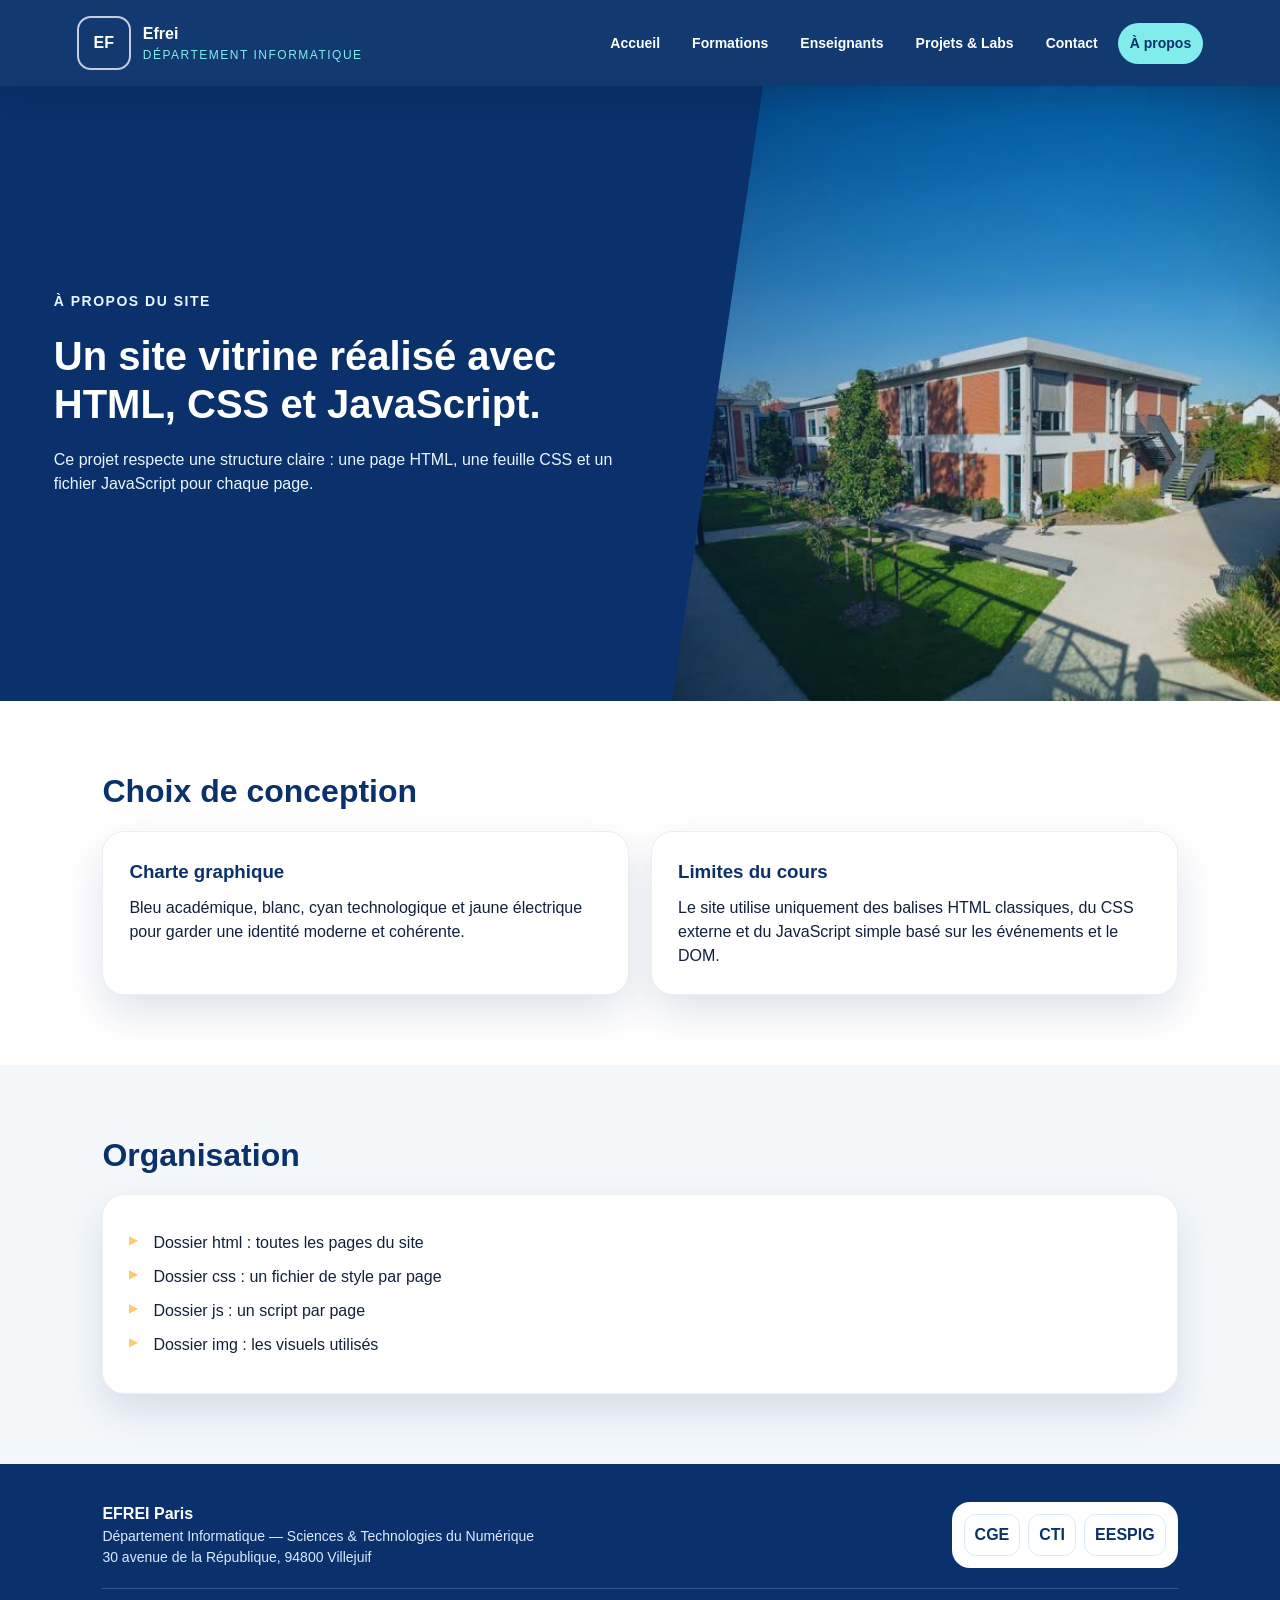
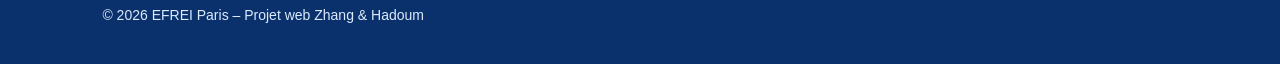
<file: html/a_propos.html>
<!DOCTYPE html>
<html lang="fr">

<head>
    <meta charset="UTF-8">
    <meta name="viewport" content="width=device-width, initial-scale=1.0">
    <title>À propos - Projet web</title>
    <link rel="stylesheet" href="../css/a_propos.css">
</head>

<body>
    <header class="site-header">
        <a class="brand" href="accueil.html" aria-label="Retour à l'accueil">
            <span class="brand-mark">EF</span>
            <span><strong>Efrei</strong><small>Département Informatique</small></span>
        </a>
        <button class="menu-button" id="menuButton" type="button">Menu</button>
        <nav class="main-nav" id="mainNav">
            <a href="accueil.html">Accueil</a>
            <a href="cours_formation.html">Formations</a>
            <a href="equipe_enseignante.html">Enseignants</a>
            <a href="projet_lab.html">Projets & Labs</a>
            <a href="contact.html">Contact</a>
            <a href="a_propos.html">À propos</a>
        </nav>
    </header>
    <main>

        <section class="hero compact">
            <div class="hero-text">
                <p class="eyebrow">À propos du site</p>
                <h1>Un site vitrine réalisé avec HTML, CSS et JavaScript.</h1>
                <p>Ce projet respecte une structure claire : une page HTML, une feuille CSS et un fichier JavaScript
                    pour chaque page.</p>
            </div>
            <div class="hero-img"><img src="../img/efrei_1.jpg" alt="Identité visuelle Efrei"></div>
        </section>
        <section class="section">
            <h2>Choix de conception</h2>
            <div class="grid two">
                <article class="card reveal">
                    <h3>Charte graphique</h3>
                    <p>Bleu académique, blanc, cyan technologique et jaune électrique pour garder une identité moderne
                        et cohérente.</p>
                </article>
                <article class="card reveal">
                    <h3>Limites du cours</h3>
                    <p>Le site utilise uniquement des balises HTML classiques, du CSS externe et du JavaScript simple
                        basé sur les événements et le DOM.</p>
                </article>
            </div>
        </section>
        <section class="section soft">
            <h2>Organisation</h2>
            <ul class="triangle-list card">
                <li>Dossier html : toutes les pages du site</li>
                <li>Dossier css : un fichier de style par page</li>
                <li>Dossier js : un script par page</li>
                <li>Dossier img : les visuels utilisés</li>
            </ul>
        </section>
    </main>
    <footer class="site-footer">
        <div>
            <strong>EFREI Paris</strong>
            <p>Département Informatique — Sciences & Technologies du Numérique</p>
            <p>30 avenue de la République, 94800 Villejuif</p>
        </div>
        <div class="footer-tags">
            <span>CGE</span><span>CTI</span><span>EESPIG</span>
        </div>
        <p class="credits">© 2026 EFREI Paris – Projet web Zhang & Hadoum</p>
    </footer>
    <script src="../js/a_propos.js"></script>
</body>

</html>
</file>
<file: css/a_propos.css>
* {
    margin: 0;
    padding: 0;
    box-sizing: border-box
}

:root {
    --blue: #0A316C;
    --white: #FFFFFF;
    --cyan: #81ECEC;
    --yellow: #FDCB6E;
    --ink: #12213a;
    --muted: #64748b;
    --soft: #f4f8fb;
    --shadow: 0 18px 40px rgba(10, 49, 108, .13)
}

body {
    font-family: Arial, Roboto, "Open Sans", sans-serif;
    background: linear-gradient(180deg, #eef7fb 0, #fff 35%);
    color: var(--ink);
    line-height: 1.5
}

h1,
h2,
h3,
.brand strong {
    font-family: Montserrat, Poppins, Arial, sans-serif
}

h1 {
    font-size: 40px;
    line-height: 1.2
}

h2 {
    font-size: 32px;
    line-height: 1.3;
    color: var(--blue);
    margin-bottom: 18px
}

p {
    font-size: 16px
}

.site-header {
    position: sticky;
    top: 0;
    z-index: 50;
    display: flex;
    align-items: center;
    justify-content: space-between;
    gap: 24px;
    background: rgba(10, 49, 108, .96);
    color: white;
    padding: 16px 6%;
    box-shadow: 0 8px 30px rgba(0, 0, 0, .12)
}

.brand {
    display: flex;
    align-items: center;
    gap: 12px;
    text-decoration: none;
    color: white
}

.brand-mark {
    display: grid;
    place-items: center;
    width: 54px;
    height: 54px;
    border: 2px solid rgba(255, 255, 255, .75);
    font-weight: bold;
    border-radius: 14px
}

.brand small {
    display: block;
    font-size: 12px;
    letter-spacing: 1.5px;
    text-transform: uppercase;
    color: var(--cyan)
}

.main-nav {
    display: flex;
    gap: 8px;
    flex-wrap: wrap
}

.main-nav a {
    color: white;
    text-decoration: none;
    font-size: 14px;
    font-weight: bold;
    padding: 10px 12px;
    border-radius: 999px;
    transition: .25s
}

.main-nav a:hover,
.main-nav a.active {
    background: var(--cyan);
    color: var(--blue)
}

.menu-button {
    display: none;
    background: var(--yellow);
    color: var(--blue);
    border: 0;
    border-radius: 999px;
    padding: 10px 16px;
    font-weight: bold
}

main {
    min-height: 70vh
}

.hero {
    display: grid;
    grid-template-columns: 1.05fr .95fr;
    min-height: 520px;
    background: var(--blue);
    color: white;
    overflow: hidden
}

.hero-text {
    padding: 80px 8%;
    display: flex;
    flex-direction: column;
    justify-content: center;
    align-items: flex-start
}

.eyebrow {
    color: var(--yellow);
    letter-spacing: 1.5px;
    text-transform: uppercase;
    font-size: 14px;
    font-weight: bold;
    margin-bottom: 14px
}

.hero p {
    max-width: 640px;
    margin: 20px 0;
    color: #eaf6ff
}

.hero-img {
    position: relative;
    min-height: 360px;
    clip-path: polygon(15% 0, 100% 0, 100% 100%, 0 100%)
}

.hero-img img {
    width: 100%;
    height: 100%;
    object-fit: cover;
    filter: saturate(1.15) contrast(1.05)
}

.hero-img:after {
    content: "";
    position: absolute;
    inset: 0;
    background: linear-gradient(135deg, rgba(10, 49, 108, .45), rgba(129, 236, 236, .08))
}

.btn-row {
    display: flex;
    gap: 14px;
    flex-wrap: wrap
}

.btn {
    display: inline-block;
    padding: 13px 20px;
    border-radius: 999px;
    text-decoration: none;
    font-weight: bold;
    transition: .25s;
    border: 2px solid transparent
}

.btn.primary {
    background: var(--cyan);
    color: var(--blue)
}

.btn.secondary {
    background: transparent;
    color: white;
    border-color: rgba(255, 255, 255, .55)
}

.btn.yellow {
    background: var(--yellow);
    color: var(--blue)
}

.btn:hover {
    transform: translateY(-2px);
    box-shadow: 0 10px 25px rgba(0, 0, 0, .2)
}

.section {
    padding: 70px 8%
}

.section.soft {
    background: var(--soft)
}

.grid {
    display: grid;
    grid-template-columns: repeat(3, 1fr);
    gap: 22px
}

.grid.two {
    grid-template-columns: repeat(2, 1fr)
}

.card {
    background: white;
    border-radius: 22px;
    padding: 26px;
    box-shadow: var(--shadow);
    border: 1px solid rgba(10, 49, 108, .08)
}

.card h3 {
    color: var(--blue);
    margin-bottom: 10px
}

.tag {
    display: inline-block;
    border-radius: 999px;
    background: rgba(129, 236, 236, .35);
    color: var(--blue);
    padding: 6px 11px;
    font-size: 13px;
    font-weight: bold;
    margin: 4px 4px 10px 0
}

.triangle-list {
    list-style: none
}

.triangle-list li {
    margin: 10px 0;
    padding-left: 24px;
    position: relative
}

.triangle-list li:before {
    content: "▶";
    position: absolute;
    left: 0;
    color: var(--yellow);
    font-size: 12px
}

.site-footer {
    background: var(--blue);
    color: white;
    margin-top: 0;
    padding: 38px 8%;
    display: flex;
    justify-content: space-between;
    gap: 20px;
    align-items: center;
    flex-wrap: wrap
}

.site-footer p {
    font-size: 14px;
    color: #dbeafe
}

.footer-tags {
    background: white;
    border-radius: 18px;
    padding: 12px;
    display: flex;
    gap: 8px
}

.footer-tags span {
    color: var(--blue);
    font-weight: bold;
    border: 1px solid #dbeafe;
    border-radius: 12px;
    padding: 8px 10px
}

.credits {
    width: 100%;
    border-top: 1px solid rgba(255, 255, 255, .18);
    padding-top: 16px
}

.reveal {
    opacity: 0;
    transform: translateY(20px);
    transition: .7s
}

.reveal.visible {
    opacity: 1;
    transform: translateY(0)
}

@media(max-width:850px) {
    h1 {
        font-size: 32px
    }

    h2 {
        font-size: 26px
    }

    .site-header {
        align-items: flex-start
    }

    .menu-button {
        display: block
    }

    .main-nav {
        display: none;
        width: 100%;
        flex-direction: column
    }

    .main-nav.open {
        display: flex
    }

    .site-header {
        flex-wrap: wrap
    }

    .hero {
        grid-template-columns: 1fr
    }

    .hero-img {
        clip-path: none;
        min-height: 260px
    }

    .grid,
    .grid.two {
        grid-template-columns: 1fr
    }

    .section {
        padding: 48px 6%
    }

    .site-footer {
        display: block
    }

    .footer-tags {
        margin-top: 20px;
        display: inline-flex
    }
}

.compact {
    min-height: 390px
}


.section-heading {
    max-width: 760px;
    margin-bottom: 24px
}

.eyebrow.dark {
    color: var(--blue);
    margin-bottom: 6px
}

.photo-grid {
    display: grid;
    grid-template-columns: repeat(3, 1fr);
    gap: 22px
}

.photo-grid.two-photo {
    grid-template-columns: repeat(2, 1fr)
}

.photo-card {
    position: relative;
    min-height: 260px;
    border-radius: 24px;
    overflow: hidden;
    box-shadow: var(--shadow);
    background: var(--blue);
    border: 1px solid rgba(10, 49, 108, .08)
}

.photo-card.big {
    grid-column: span 1
}

.photo-card img,
.image-card img {
    width: 100%;
    height: 100%;
    object-fit: cover;
    display: block;
    filter: saturate(1.05) contrast(1.04)
}

.photo-card figcaption {
    position: absolute;
    left: 0;
    right: 0;
    bottom: 0;
    padding: 18px 20px;
    color: white;
    font-weight: bold;
    background: linear-gradient(180deg, rgba(10, 49, 108, 0), rgba(10, 49, 108, .92))
}

.image-cards {
    display: grid;
    grid-template-columns: repeat(2, 1fr);
    gap: 22px
}

.image-card {
    display: grid;
    grid-template-columns: 42% 1fr;
    gap: 0;
    overflow: hidden;
    background: white;
    border-radius: 24px;
    box-shadow: var(--shadow);
    border: 1px solid rgba(10, 49, 108, .08)
}

.image-card img {
    min-height: 260px
}

.image-card div {
    padding: 26px;
    display: flex;
    flex-direction: column;
    justify-content: center
}

.image-card h3 {
    color: var(--blue);
    margin: 8px 0 10px
}

@media(max-width:850px) {

    .photo-grid,
    .photo-grid.two-photo,
    .image-cards {
        grid-template-columns: 1fr
    }

    .image-card {
        grid-template-columns: 1fr
    }

    .image-card img {
        height: 230px
    }

    .photo-card {
        min-height: 240px
    }
}
</file>
